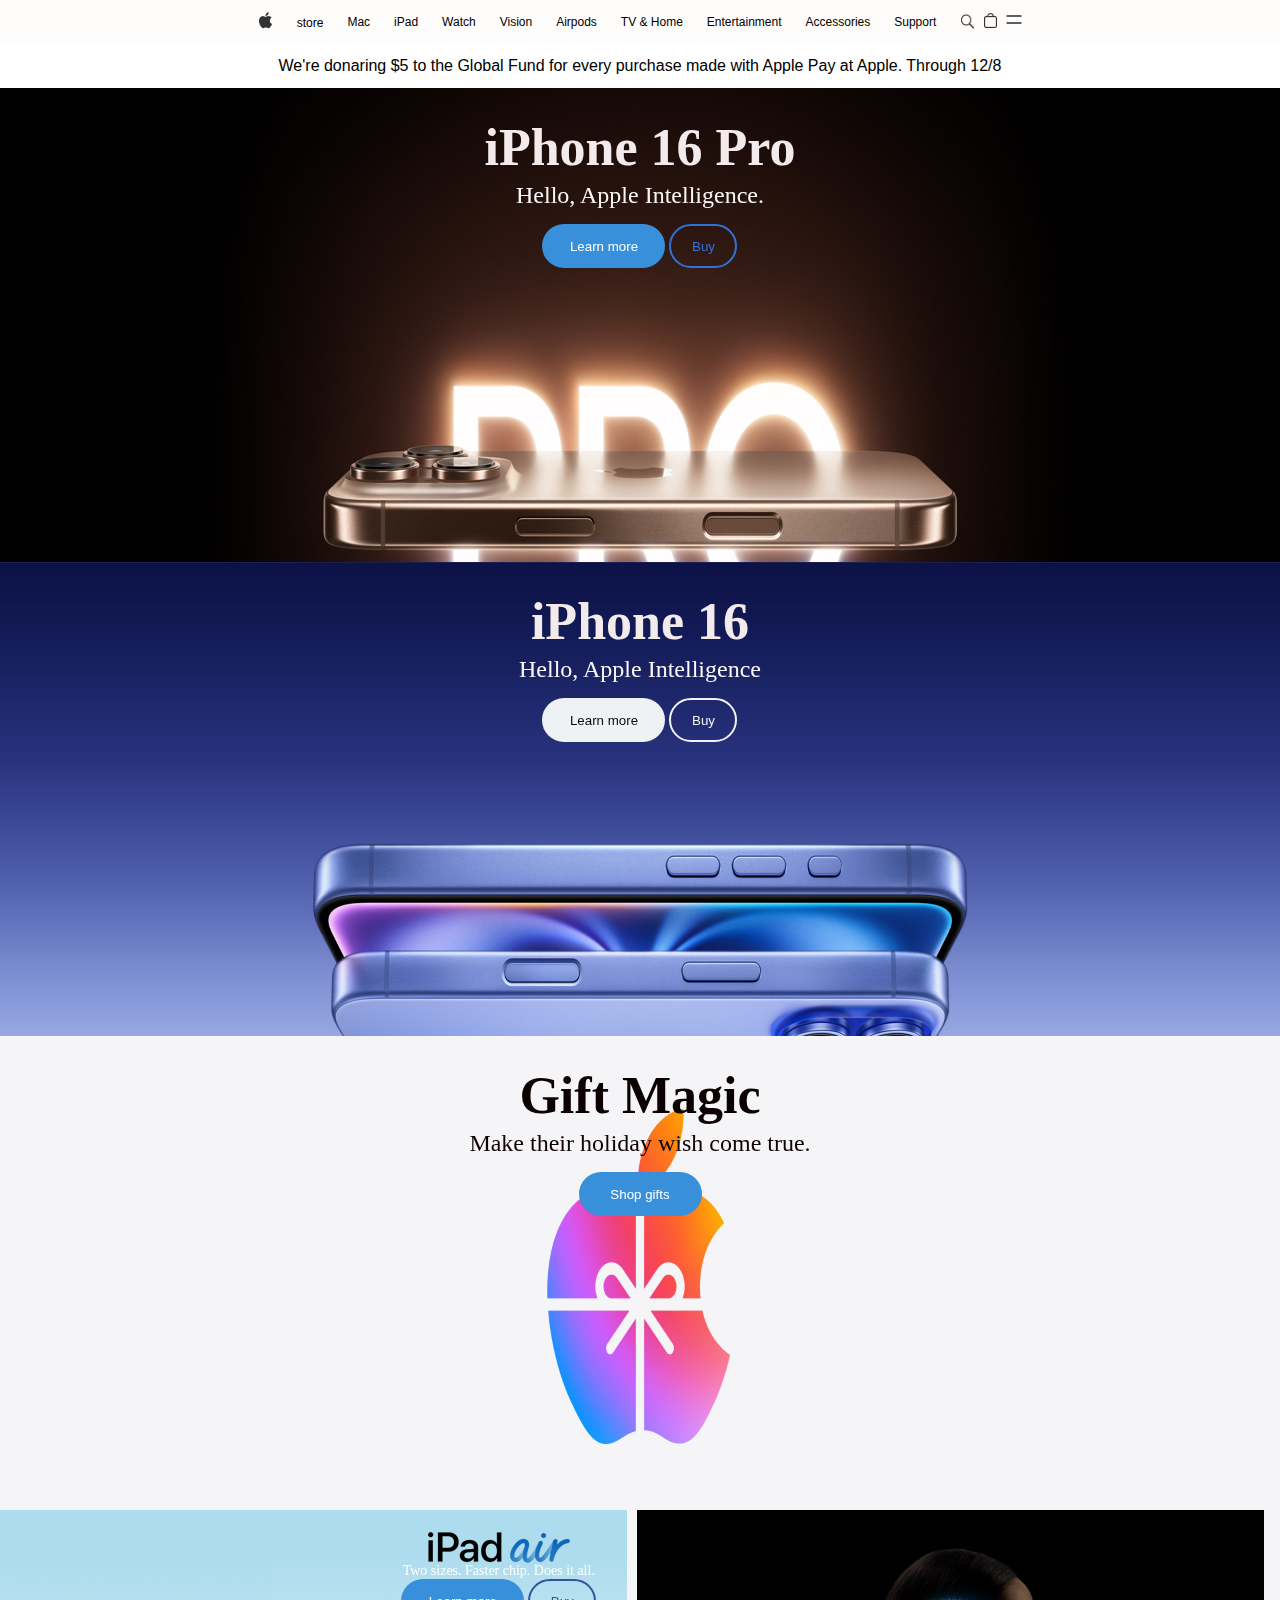
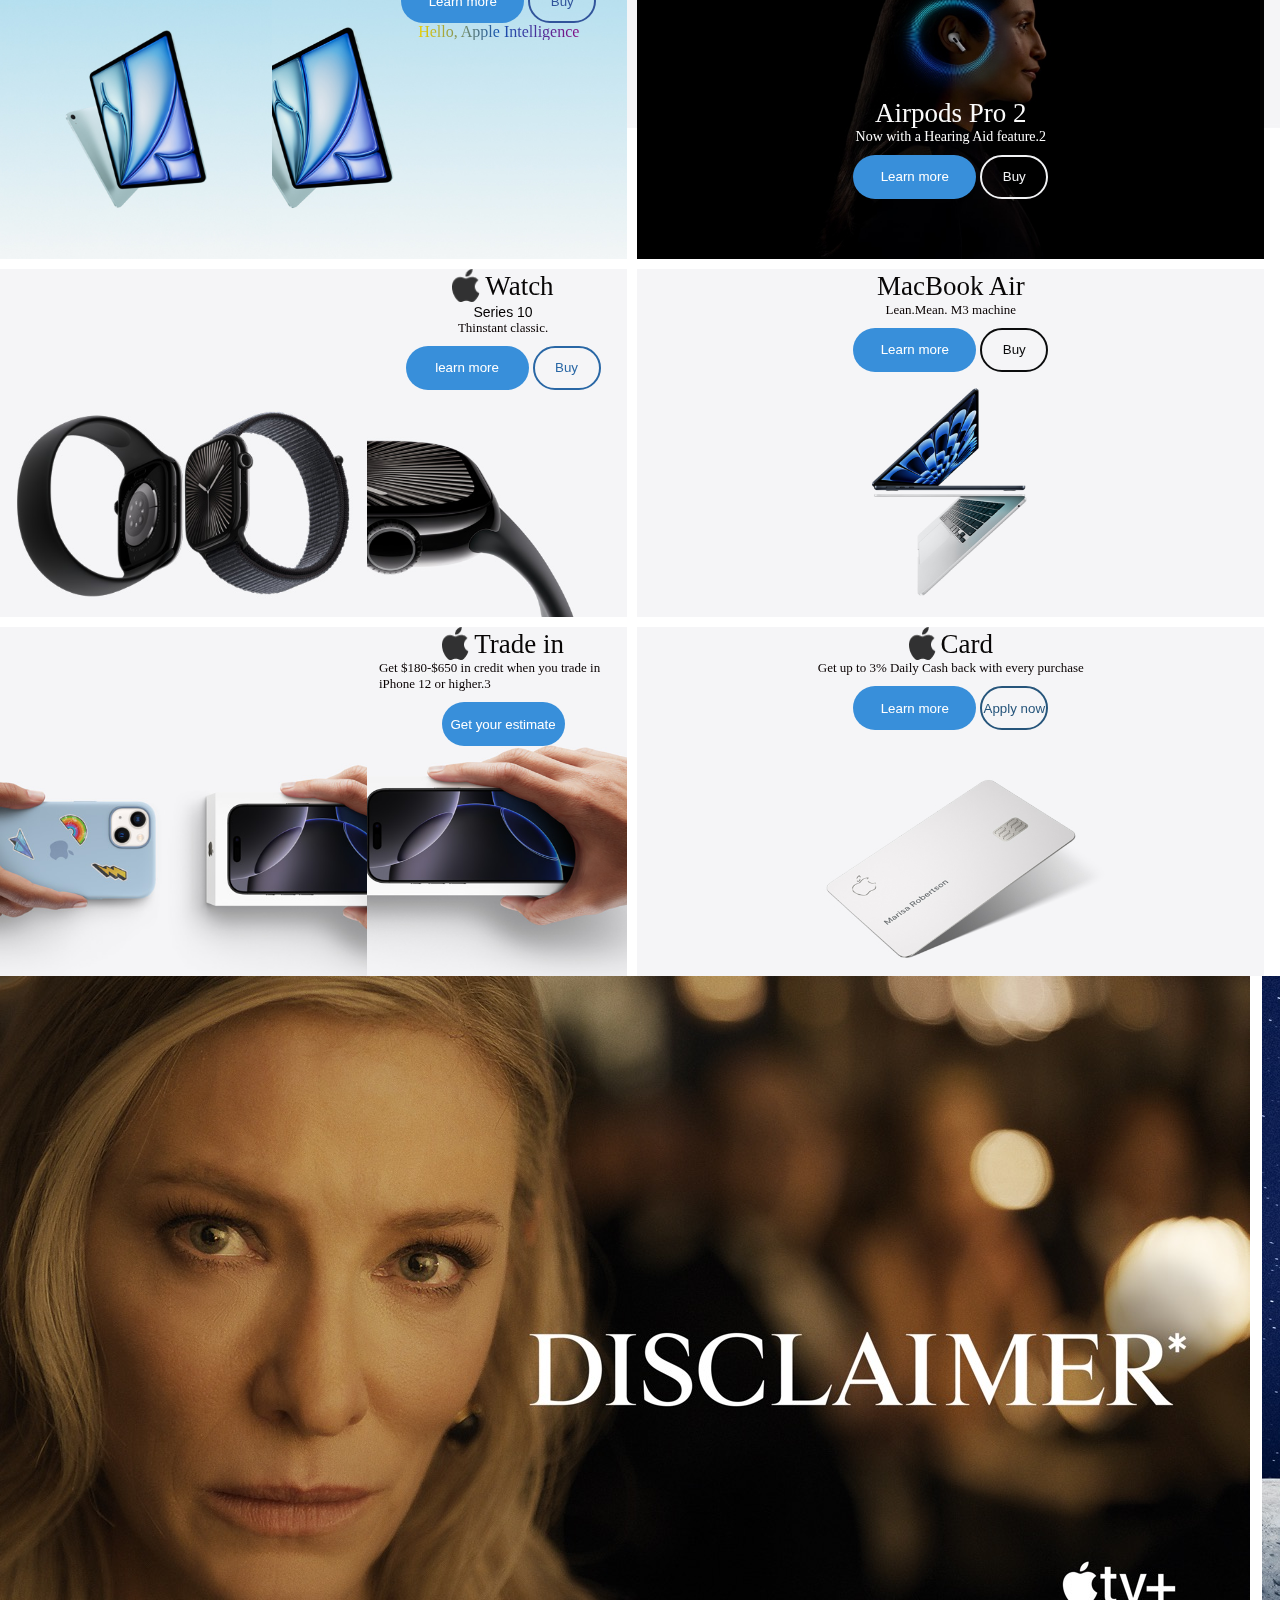
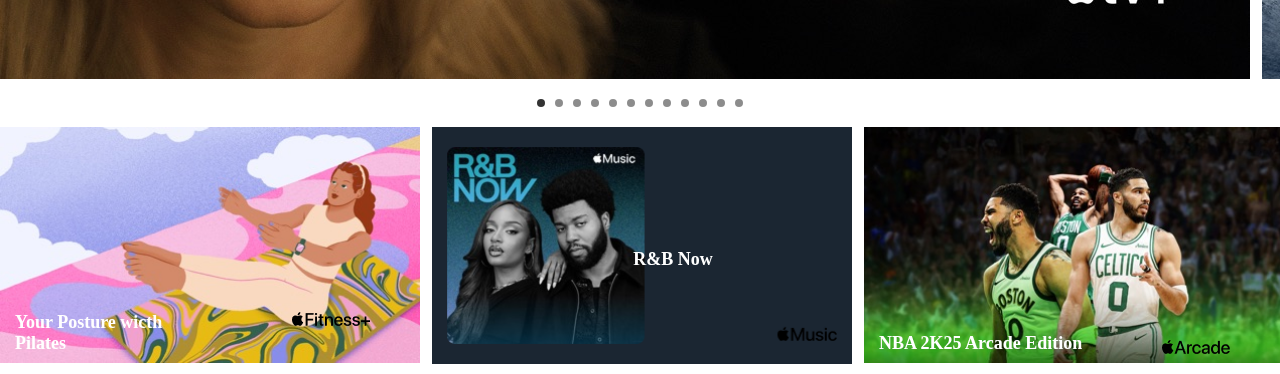
<file: index.html>
<!DOCTYPE html>
<html lang="en">
  <head>
    <meta charset="UTF-8" />
    <meta name="viewport" content="width=device-width, initial-scale=1.0" />
    <title>apple</title>
    <style></style>
    <link rel="stylesheet" href="apple.css" />
  </head>
  <body>
    <div class="navbar">
      <img src="SVG.png" alt="apple" style="width: 15px; align-items: center" />
      <a href="store.html">
        <button class="navbar-button">store</button>
      </a>

      <button class="navbar-button">Mac</button>
      <button class="navbar-button">iPad</button>
      <button class="navbar-button">Watch</button>
      <button class="navbar-button">Vision</button>
      <button class="navbar-button">Airpods</button>
      <button class="navbar-button">TV & Home</button>
      <button class="navbar-button">Entertainment</button>
      <button class="navbar-button">Accessories</button>
      <button class="navbar-button">Support</button>
      <div class="nav-global">
        <img src="SVG (1).png" alt="search" style="width: 15px" />
        <img src="Button - Shopping Bag.png" alt="button" />
        <div class="nav-global1">
          <img src="zuraas.png" alt="button" />
          <img src="zuraas.png" alt="button" />
        </div>
      </div>
    </div>

    <div class="navbar1">
      <button class="navbar-text">
        We're donaring $5 to the Global Fund for every purchase made with Apple
        Pay at Apple. Through 12/8
      </button>
    </div>

    <div class="Hero">
      <img
        src="Background.png"
        alt="16 pro"
        class="Hero-img"
        style="height: 692px"
      />

      <img src="heading1.jpg" alt="hero" class="hero1-img" />
      <!-- <img src="hero1.jpg" alt="storecard" class="hero2-img" />  -->
      <div class="hero-text">
        <p class="text">iPhone 16 Pro</p>
        <p class="text1">Hello, Apple Intelligence.</p>
        <div class="Button">
          <button
            style="
              border: none;
              border-radius: 50px;
              background-color: rgb(56, 143, 218);
              color: white;
              width: 123px;
              height: 44px;
              margin-top: 10px;
            "
          >
            Learn more
          </button>
          <button
            style="
              width: 68px;
              height: 44px;
              background-color: transparent;
              border-radius: 50px;
              color: rgb(50, 114, 216);
              border: 2px solid;
              margin-top: 10px;
            "
          >
            Buy
          </button>
        </div>
      </div>
    </div>
    <div class="Hero">
      <img
        src="Figure (1).png"
        alt="background"
        class="Hero-img"
        style="height: 692px"
      />
      <img src="heading2.jpg" alt="storecard" class="hero1-img" />
      <!-- <img src="hero2.png" alt="storecard" class="hero2-img" /> -->
      <div class="hero-text">
        <p class="text">iPhone 16</p>
        <p class="text1">Hello, Apple Intelligence</p>
        <div class="Button">
          <button
            style="
              border: none;
              border-radius: 50px;
              background-color: rgb(238, 242, 245);
              color: rgb(11, 11, 11);
              width: 123px;
              height: 44px;
              margin-top: 10px;
            "
          >
            Learn more
          </button>
          <button
            style="
              width: 68px;
              height: 44px;
              background-color: transparent;
              border-radius: 50px;
              color: rgb(241, 242, 244);
              border: 2px solid;
              margin-top: 10px;
            "
          >
            Buy
          </button>
        </div>
      </div>
    </div>
    <div class="Hero">
      <img
        src="Figure (2).png"
        alt="background"
        class="Hero-img"
        style="height: 692px"
      />
      <img src="hero3.png" alt="storecard" class="hero1-img" />
      <div class="hero-text">
        <p class="text3">Gift Magic</p>
        <p class="text2">Make their holiday wish come true.</p>
        <div class="Button">
          <button
            style="
              border: none;
              border-radius: 50px;
              background-color: rgb(56, 143, 218);
              color: white;
              width: 123px;
              height: 44px;
              margin-top: 10px;
            "
          >
            Shop gifts
          </button>
        </div>
      </div>
    </div>
    <div class="heading">
      <div class="heading-photo">
        <div class="heading-photo2">
          <img class="heading-photo5" src="Figure (3).png" alt="asd" />
          <img src="heading8.png" alt="storecard" class="heading-photo7" />
          <div
            style="
              display: flex;
              flex-direction: column;
              width: 100%;
              align-items: center;
            "
          >
            <div
              style="display: flex; flex-direction: column; align-items: center"
            >
              <img src="Heading 3.png" alt="asd" style="margin-top: 20px" />
              <p class="text7">Two sizes. Faster chip. Does it all.</p>
              <div class="Button">
                <button
                  style="
                    border: none;
                    border-radius: 50px;
                    background-color: rgb(56, 143, 218);
                    color: white;
                    width: 123px;
                    height: 44px;
                  "
                >
                  Learn more
                </button>
                <button
                  style="
                    width: 68px;
                    height: 44px;
                    background-color: transparent;
                    border-radius: 50px;
                    color: rgb(49, 84, 155);
                    border: 2px solid;
                  "
                >
                  Buy
                </button>
              </div>
            </div>

            <p>
              <span
                style="
                  background: linear-gradient(
                    90deg,
                    rgba(237, 209, 0, 1) 0%,
                    rgb(20, 82, 175) 50%,
                    rgb(133, 13, 131) 100%
                  );
                  -webkit-background-clip: text;
                  -webkit-text-fill-color: transparent;
                  justify-content: end;
                "
                >Hello, Apple Intelligence</span
              >
            </p>
          </div>
        </div>

        <div class="heading-photo1">
          <img class="heading-photo3" src="Figure (4).png" alt="background" />
          <img src="heading3.jpg" alt="storecard" class="heading-photo4" />
          <div
            style="
              display: flex;
              flex-direction: column;
              width: 100%;
              align-items: center;
              justify-content: end;
              margin-bottom: 60px;
            "
          >
            <p class="text8">Airpods Pro 2</p>
            <p class="text7">Now with a Hearing Aid feature.2</p>
            <div class="Button">
              <button
                style="
                  border: none;
                  border-radius: 50px;
                  background-color: rgb(56, 143, 218);
                  color: white;
                  width: 123px;
                  height: 44px;
                  margin-top: 10px;
                "
              >
                Learn more
              </button>
              <button
                style="
                  width: 68px;
                  height: 44px;
                  background-color: transparent;
                  border-radius: 50px;
                  color: rgb(241, 242, 244);
                  border-color: rgb(91, 151, 235);
                  border: 2px solid;
                  margin-top: 10px;
                "
              >
                Buy
              </button>
            </div>
          </div>
        </div>
      </div>
      <div class="heading8">
        <div class="heading-photo2">
          <img src="Figure (5).png" alt="background" class="heading-photo5" />
          <img src="heading4.jpg" alt="storecard" class="heading-photo7" />
          <div
            style="
              align-items: center;
              display: flex;
              flex-direction: column;
              width: 100%;
            "
          >
            <div class="text-logo">
              <img
                src="Vector (1).png"
                alt="logo"
                style="flex-direction: column"
              />
              <p class="text9">Watch</p>
            </div>

            <p class="text10">Series 10</p>
            <p class="text11">Thinstant classic.</p>
            <div class="Button">
              <button
                style="
                  border: none;
                  border-radius: 50px;
                  background-color: rgb(56, 143, 218);
                  color: white;
                  width: 123px;
                  height: 44px;
                  margin-top: 10px;
                "
              >
                learn more
              </button>
              <button
                style="
                  width: 68px;
                  height: 44px;
                  background-color: transparent;
                  border-radius: 50px;
                  color: rgb(41, 103, 165);
                  border: 2px solid;
                  margin-top: 10px;
                "
              >
                Buy
              </button>
            </div>
          </div>
        </div>

        <div class="heading-photo1">
          <img class="heading-photo5" src="Figure (6).png" alt="background" />
          <img src="heading5.jpg" alt="storecard" class="heading-photo6" />
          <div
            style="
              align-items: center;
              display: flex;
              flex-direction: column;
              width: 100%;
            "
          >
            <div
              style="display: flex; flex-direction: column; align-items: center"
            >
              <p class="text9">MacBook Air</p>
              <p class="text11">Lean.Mean. M3 machine</p>
              <div class="Button">
                <button
                  style="
                    border: none;
                    border-radius: 50px;
                    background-color: rgb(56, 143, 218);
                    color: white;
                    width: 123px;
                    height: 44px;
                    margin-top: 10px;
                  "
                >
                  Learn more
                </button>
                <button
                  style="
                    width: 68px;
                    height: 44px;
                    background-color: transparent;
                    border-radius: 50px;
                    color: rgb(11, 12, 13);
                    border: 2px solid;
                    margin-top: 10px;
                  "
                >
                  Buy
                </button>
              </div>
            </div>
          </div>
        </div>
      </div>
      <div class="heading9">
        <div class="heading-photo2">
          <img src="Figure (7).png" alt="background" class="heading-photo5" />
          <img src="heading6.jpg" alt="storecard" class="heading-photo7" />
          <div
            style="
              align-items: center;
              display: flex;
              flex-direction: column;
              width: 100%;
            "
          >
            <div
              style="display: flex; flex-direction: column; align-items: center"
            >
              <div class="text-logo">
                <img src="Vector (1).png" alt="logo" />
                <p class="text9">Trade in</p>
              </div>

              <p class="text11">
                Get $180-$650 in credit when you trade in iPhone 12 or higher.3
              </p>
              <div class="Button">
                <button
                  style="
                    border: none;
                    border-radius: 50px;
                    background-color: rgb(56, 143, 218);
                    color: white;
                    width: 123px;
                    height: 44px;
                    margin-top: 10px;
                  "
                >
                  Get your estimate
                </button>
              </div>
            </div>
          </div>
        </div>
        <div class="heading-photo1">
          <img src="Figure (8).png" alt="background" class="heading-photo5" />
          <img src="heading7.jpg" alt="storecard" class="heading-photo6" />
          <div class="heading-text">
            <div
              style="display: flex; flex-direction: column; align-items: center"
            >
              <div class="text-logo">
                <img src="Vector (1).png" alt="logo" />
                <p class="text9">Card</p>
              </div>

              <p class="text11">
                Get up to 3% Daily Cash back with every purchase
              </p>
              <div class="Button">
                <button
                  style="
                    border: none;
                    border-radius: 50px;
                    background-color: rgb(56, 143, 218);
                    color: white;
                    width: 123px;
                    height: 44px;
                    margin-top: 10px;
                  "
                >
                  Learn more
                </button>
                <button
                  style="
                    width: 68px;
                    height: 44px;
                    background-color: transparent;
                    border-radius: 50px;
                    color: rgb(38, 85, 123);
                    border: 2px solid;
                    margin-top: 10px;
                  "
                >
                  Apply now
                </button>
              </div>
            </div>
          </div>
        </div>
      </div>
    </div>
    <div>
      <div class="scrollphoto">
        <img src="scroll.jpg" alt="background" />
        <div class="scroll">
          <img src="scroll1.jpg" alt="background" class="scroll-img" />
          <div
            style="
              display: flex;
              gap: 16px;
              align-items: center;
              font-size: 17px;
            "
          >
            <button
              class="button"
              style="
                background-color: white;
                border: 0;
                width: 133px;
                height: 44px;
                justify-content: center;
              "
            >
              Start now
            </button>
            <p>Comedy · Will they make history…or fake it?</p>
          </div>
        </div>

        <img src="scroll2.jpg" alt="background" />
      </div>
    </div>
    <div>
      <div class="dot-container">
        <div class="dot active-dot"></div>
        <div class="dot"></div>
        <div class="dot"></div>
        <div class="dot"></div>
        <div class="dot"></div>
        <div class="dot"></div>
        <div class="dot"></div>
        <div class="dot"></div>
        <div class="dot"></div>
        <div class="dot"></div>
        <div class="dot"></div>
        <div class="dot"></div>
      </div>
    </div>
    <div>
      <div class="scrollphoto1">
        <div class="scrollphoto1-item">
          <img src="scroll3.jpg" alt="background" class="scroll1-img" />
          <div class="scroll1">
            <div style="display: flex; gap: 50px">
              <p class="scroll-text">Your Posture wicth <br />Pilates</p>
              <div class="logo1">
                <img src="Vector (2).png" alt="fitness" />
              </div>
            </div>
          </div>
        </div>

        <div class="scrollphoto1-item">
          <img src="Background (9).png" alt="background" class="scroll1-img" />
          <div class="scroll2">
            <p class="scroll-text">R&B Now</p>
          </div>
        </div>

        <div class="scrollphoto1-item">
          <img src="scroll4.jpg" alt="background" class="scroll1-img" />
          <div class="scroll1">
            <p class="scroll-text">NBA 2K25 Arcade Edition</p>
            <div class="logo1">
              <img src="Vector (3).png" alt="arcade" />
            </div>
          </div>
        </div>

        <div class="scrollphoto1-item">
          <img src="scroll5.jpg" alt="background" class="scroll1-img" />
          <div class="scroll1">
            <p class="scroll-text">Strength with Kim</p>
            <div class="logo1">
              <img src="Vector (2).png" alt="fitness" />
            </div>
          </div>
        </div>

        <div class="scrollphoto1-item">
          <img src="Background (10).png" alt="background" class="scroll2-img" />
          <div class="scroll1">
            <p class="scroll-text">Strength with Kim</p>
          </div>
        </div>
      </div>
    </div>
  </body>
</html>
</file>
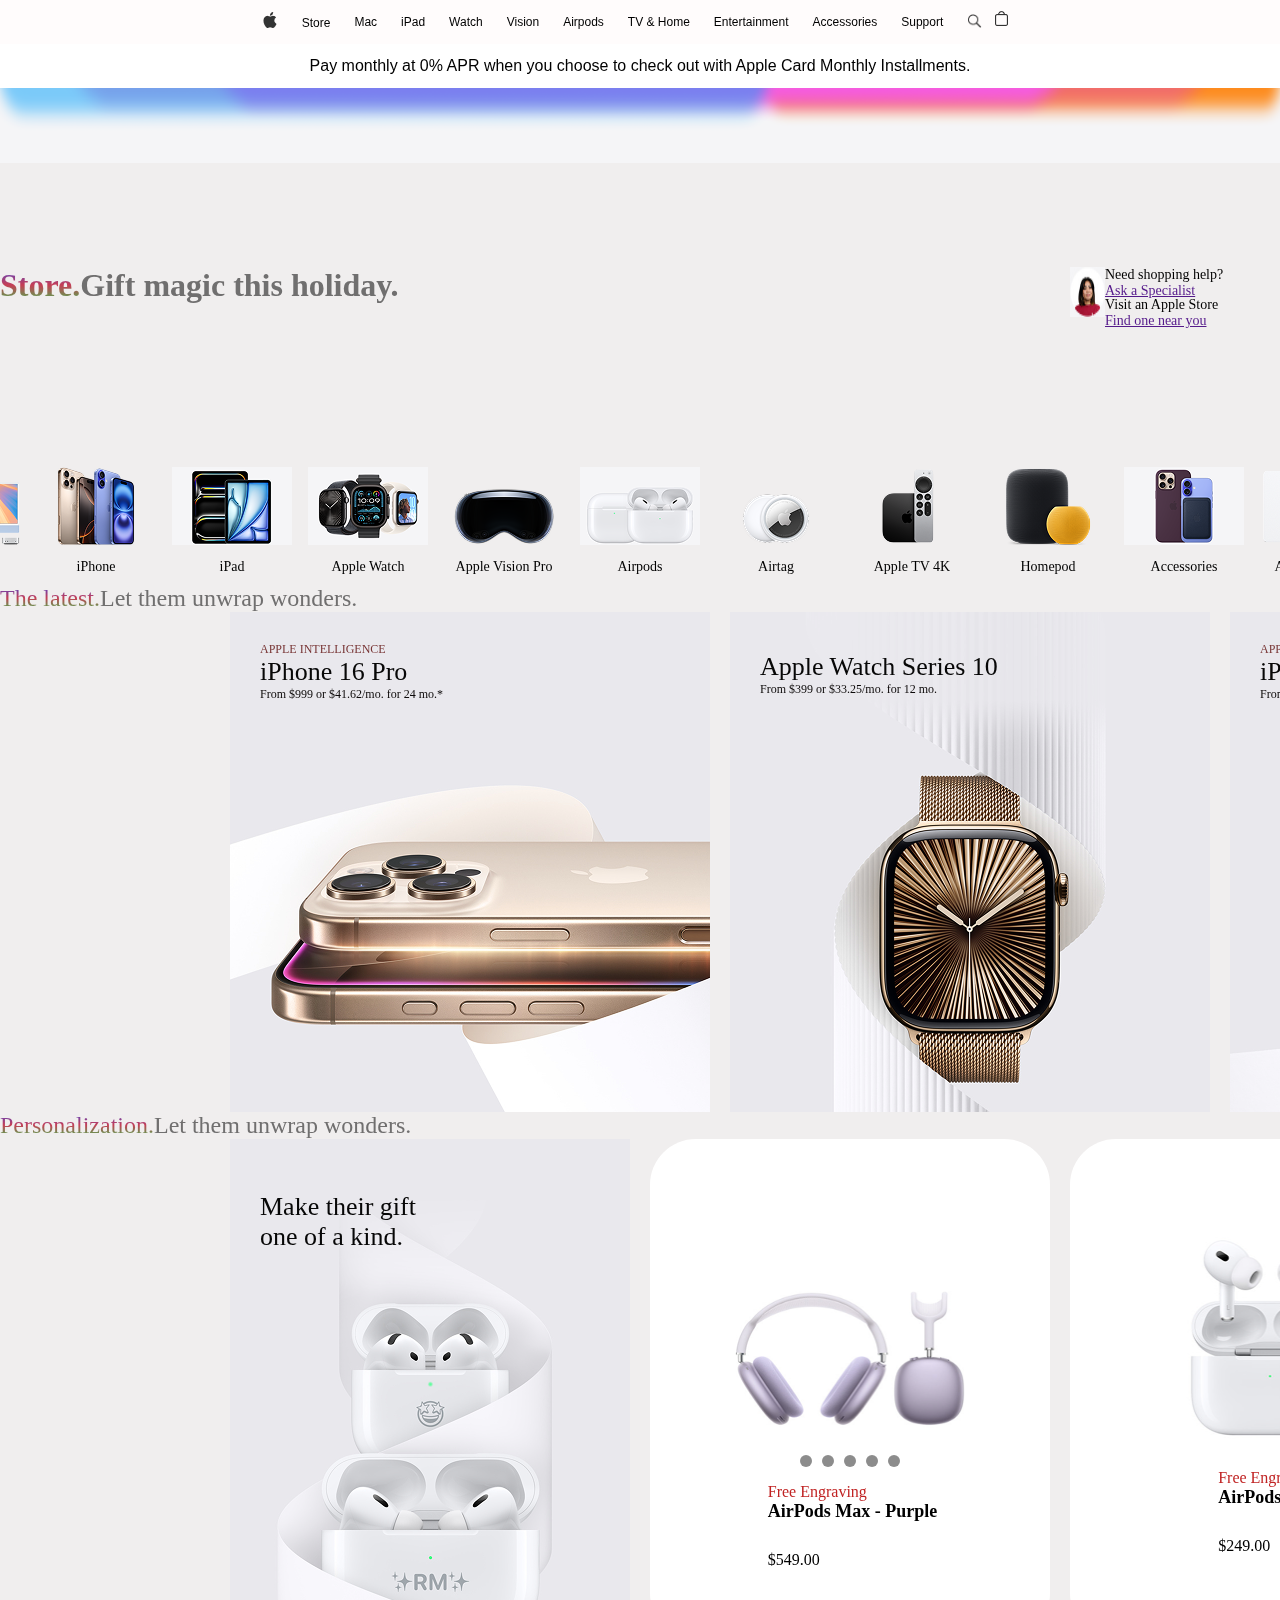
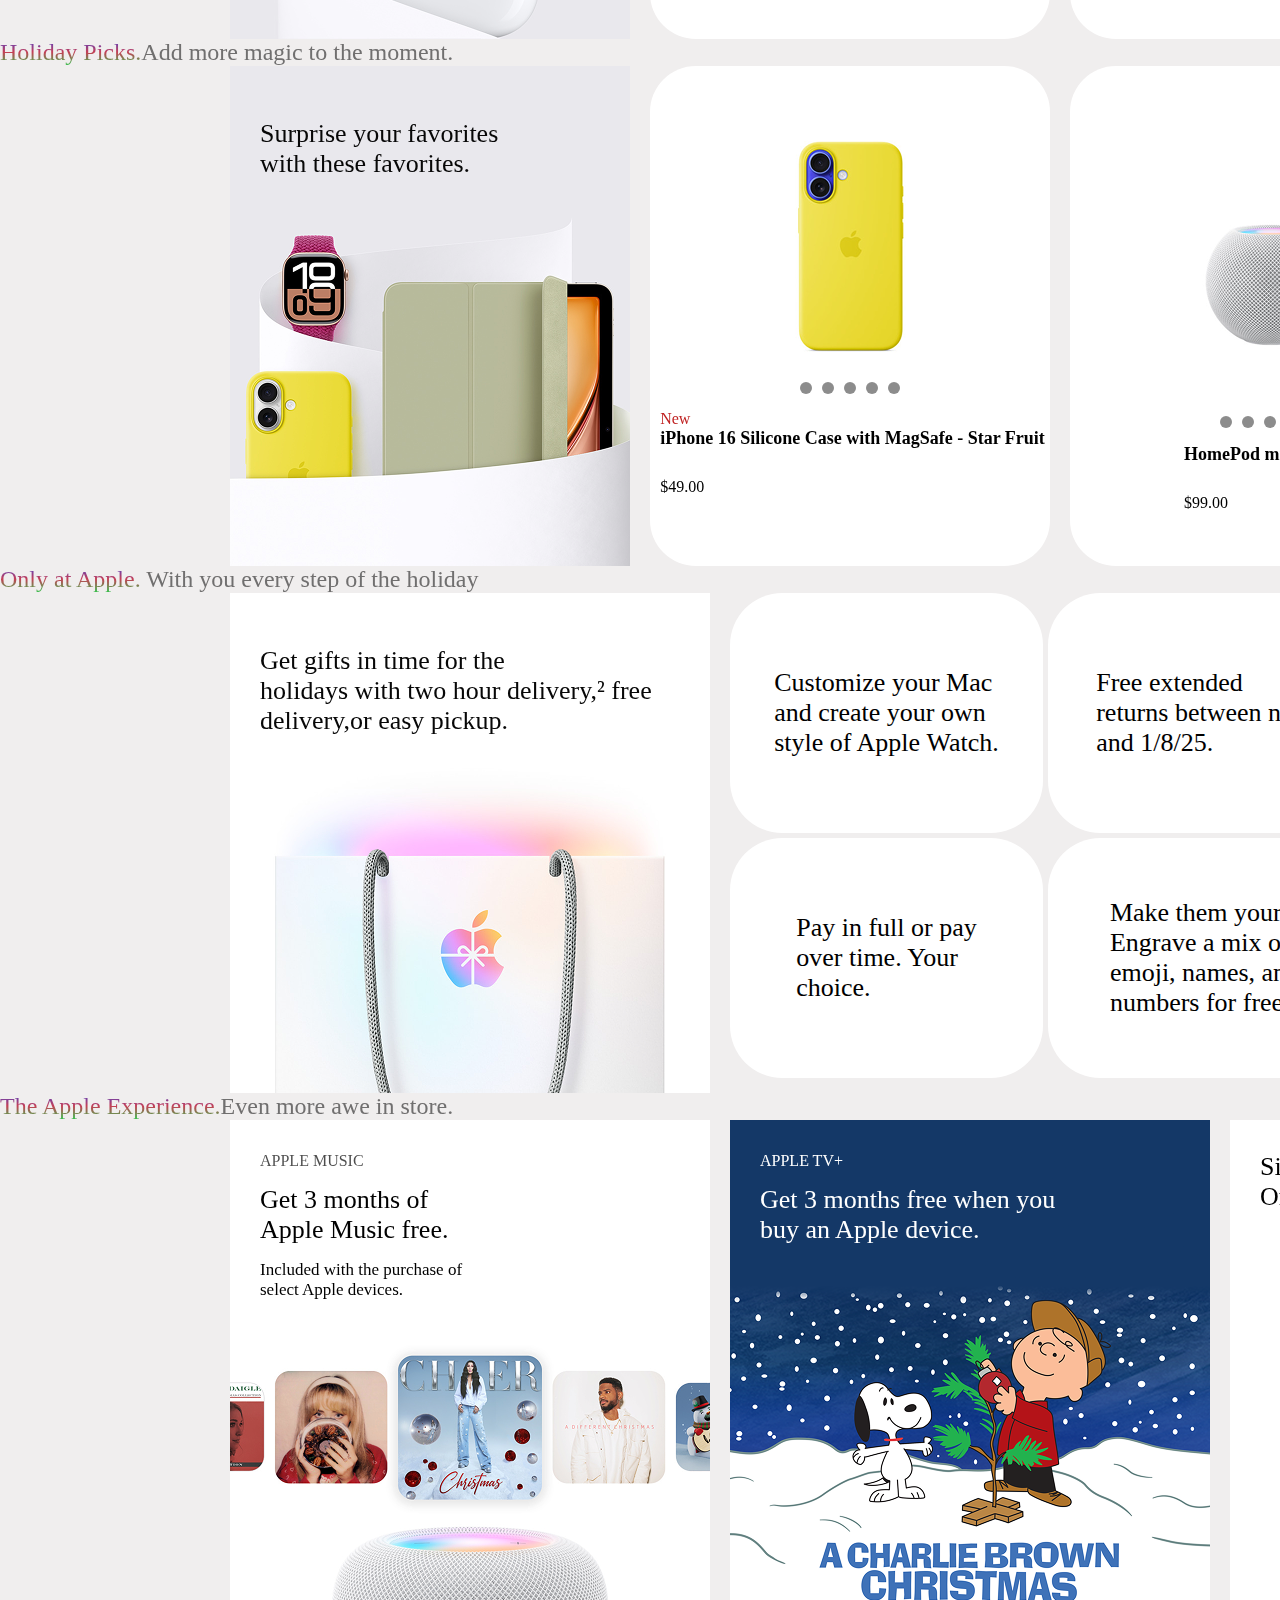
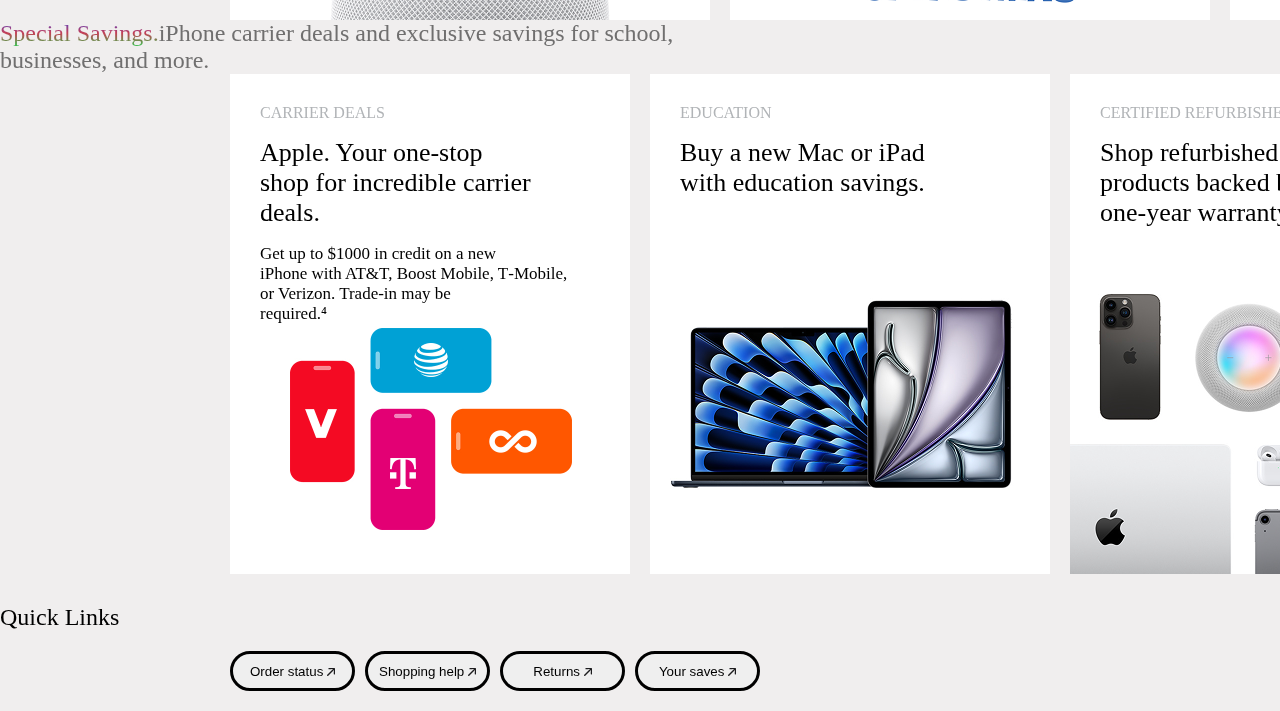
<file: store.html>
<!DOCTYPE html>
<html lang="en">
  <head>
    <meta charset="UTF-8" />
    <meta name="viewport" content="width=device-width, initial-scale=1.0" />
    <title>store</title>

    <link rel="stylesheet" href="store.css" />
  </head>
  <body style="background-color: rgba(222, 219, 219, 0.466)">
    <div>
      <div class="navbar">
        <img
          src="SVG (2).png"
          alt="apple"
          style="width: 15px; align-items: center"
        />
        <a href="store.html">
          <button class="navbar-button">Store</button>
        </a>

        <button class="navbar-button">Mac</button>
        <button class="navbar-button">iPad</button>
        <button class="navbar-button">Watch</button>
        <button class="navbar-button">Vision</button>
        <button class="navbar-button">Airpods</button>
        <button class="navbar-button">TV & Home</button>
        <button class="navbar-button">Entertainment</button>
        <button class="navbar-button">Accessories</button>
        <button class="navbar-button">Support</button>
        <div>
          <img src="SVG (3).png" alt="search" style="width: 15px" />
          <img src="Button - Shopping Bag (1).png" alt="button" />
        </div>
      </div>
      <div class="navbar1">
        <button class="navbar-text">
          Pay monthly at 0% APR when you choose to check out with Apple Card
          Monthly Installments.
        </button>
      </div>
      <img src="Background (16).png" alt="background blur" class="blur" />

      <div class="header">
        <h1>
          <span class="store-gradient">Store.</span>Gift magic this holiday.
        </h1>
        <div class="small-header">
          <img
            src="store-chat-holiday-specialist-icon-202411_AV3.png"
            alt="photo"
            class="profile"
          />
          <div class="space">
            <p class="text">
              Need shopping help?<br /><a href="">Ask a Specialist</a>
            </p>
            <p class="text">
              Visit an Apple Store<br /><a href="">Find one near you</a>
            </p>
          </div>
        </div>
      </div>
      <div class="productlist">
        <div class="listitem">
          <div>
            <img src="apple1.png" alt="apple" />
            <p class="text1">Mac</p>
          </div>
          <div>
            <img src="apple2.png" alt="apple" />
            <p class="text1">iPhone</p>
          </div>
          <div>
            <img src="apple3.png" alt="apple" />
            <p class="text1">iPad</p>
          </div>
          <div>
            <img src="apple4.png" alt="apple" />
            <p class="text1">Apple Watch</p>
          </div>
          <div>
            <img src="apple5.png" alt="apple" />
            <p class="text1">Apple Vision Pro</p>
          </div>
          <div>
            <img src="apple6.png" alt="apple" />
            <p class="text1">Airpods</p>
          </div>
          <div>
            <img src="apple7.png" alt="apple" />
            <p class="text1">Airtag</p>
          </div>
          <div>
            <img src="apple8.png" alt="apple" />
            <p class="text1">Apple TV 4K</p>
          </div>
          <div>
            <img src="apple9.png" alt="apple" />
            <p class="text1">Homepod</p>
          </div>
          <div>
            <img src="apple10.png" alt="apple" />
            <p class="text1">Accessories</p>
          </div>
          <div>
            <img src="apple11.png" alt="apple" />
            <p class="text1">Apple Gift Card</p>
          </div>
        </div>
      </div>
    </div>
    <div>
      <div class="header1">
        <p>
          <span class="store-gradient">The latest.</span>Let them
          unwrap wonders.
        </p>
      </div>
      <div class="storecard">
        <div class="listitem1">
          <img src="storecard1.png" alt="storecard" class="listitem1 img" />
          <div class="store-text">
            <p>APPLE INTELLIGENCE</p>
            <p class="store-text1">iPhone 16 Pro</p>
            <p class="store-text2">From $999 or $41.62/mo. for 24 mo.*</p>
          </div>
        </div>

        <div class="listitem1">
          <img src="storecard2.png" alt="storecard" class="listitem1 img" />
          <div class="store-text">
            <p></p>
            <div style="padding-top: 10px">
              <p class="store-text1">Apple Watch Series 10</p>
              <p class="store-text2">From $399 or $33.25/mo. for 12 mo.</p>
            </div>
          </div>
        </div>
        <div class="listitem1">
          <img src="storecard3.png" alt="storecard" class="listitem1 img" />
          <div class="store-text">
            <p>APPLE INTELLIGENCE</p>
            <p class="store-text1">iPad mini</p>
            <p class="store-text2">From $499 or $41.58/mo. for 12 mo.</p>
          </div>
        </div>
        <div class="listitem1">
          <img src="storecard4.jpg" alt="storecard" class="listitem1 img" />
          <div class="store-text">
            <p>APPLE INTELLIGENCE</p>
            <p class="store-text1">MacBook Pro</p>
            <p class="store-text2">From $1599 or $133.25/mo. for 12 mo.</p>
          </div>
        </div>
      </div>
      <div class="header1">
        <p>
          <span class="store-gradient">Personalization.</span>Let them
          unwrap wonders.
        </p>
      </div>
      <div class="storecard">
        <div class="listitem2">
          <img
            src="items1.png"
            alt="itemcard"
            style="
              position: absolute;
              z-index: -1;
              width: 100%;
              top: 0;
              left: 0;
            "
          />
          <p class="item-text">Make their gift<br />one of a kind.</p>
        </div>
        <div class="listitem3">
          <button class="button"></button>
          <img
            src="items2.png"
            alt="itemcard"
            style="padding-top: 50px; width: 230px; height: 230px"
          />
          <div
            style="
              display: flex;
              justify-content: center;
              align-items: center;
              gap: 10px;
            "
          >
            <div class="dot"></div>
            <div class="dot"></div>
            <div class="dot"></div>
            <div class="dot"></div>
            <div class="dot"></div>
          </div>
          <div
            class="item-text1"
            style="display: flex; justify-content: flex-start"
          >
            <p style="color: rgb(192, 35, 35)">Free Engraving</p>
            <p style="font-size: 18px; font-weight: 700">
              AirPods Max - Purple
            </p>
            <p style="padding-top: 29px; color: black">$549.00</p>
          </div>
        </div>
        <div class="listitem3">
          <button class="button"></button>
          <img
            src="items3.png"
            alt="itemcard"
            style="width: 230px; height: 230px"
          />
          <div
            class="item-text1"
            style="display: flex; justify-content: flex-start"
          >
            <p style="color: rgb(192, 35, 35)">Free Engraving</p>
            <p style="font-size: 18px; font-weight: 700">AirPods Pro 2</p>
            <p style="padding-top: 29px; color: black">$249.00</p>
          </div>
        </div>
        <div class="listitem3">
          <button class="button"></button>
          <img
            src="items5.png"
            alt="itemcard"
            style="width: 230px; height: 230px"
          />
          <div
            class="item-text1"
            style="display: flex; justify-content: flex-start"
          >
            <p style="color: rgb(192, 35, 35)">Free Engraving</p>
            <p style="font-size: 18px; font-weight: 700">
              AirPods 4 with Active Noise Cancellation
            </p>
            <p style="padding-top: 29px; color: black">$179.00</p>
          </div>
        </div>
        <div class="listitem3">
          <button class="button"></button>
          <img
            src="items6.png"
            alt="itemcard"
            style="width: 230px; height: 230px"
          />
          <div
            class="item-text1"
            style="display: flex; justify-content: flex-start"
          >
            <p style="color: rgb(192, 35, 35)">New</p>
            <p style="font-size: 18px; font-weight: 700">Apple Pencil Pro</p>
            <p style="padding-top: 29px; color: black">$49.00</p>
          </div>
        </div>
      </div>
      <div class="header1">
        <p>
          <span class="store-gradient">Holiday Picks.</span>Add more magic to
          the moment.
        </p>
      </div>
      <div class="storecard">
        <div class="listitem2">
          <img
            src="holidaypick.png"
            alt="storecard"
            style="
              position: absolute;
              z-index: -1;
              width: 100%;
              top: 0;
              left: 0;
            "
          />
          <p class="item-text">
            Surprise your favorites<br />
            with these favorites.
          </p>
        </div>
        <div class="listitem3">
          <button class="button"></button>
          <img src="holidaypick1.png" alt="store" />
          <div
            style="
              display: flex;
              justify-content: center;
              align-items: center;
              gap: 10px;
            "
          >
            <div class="dot"></div>
            <div class="dot"></div>
            <div class="dot"></div>
            <div class="dot"></div>
            <div class="dot"></div>
          </div>
          <div
            class="item-text1"
            style="display: flex; justify-content: flex-start"
          >
            <p style="color: rgb(192, 35, 35)">New</p>
            <p style="color: black; font-size: 18px; font-weight: 700">
              iPhone 16 Silicone Case with MagSafe - Star Fruit
            </p>
            <p style="padding-top: 29px; color: black">$49.00</p>
          </div>
        </div>

        <div class="listitem3">
          <button class="button"></button>
          <img
            src="holidaypick2.png"
            alt="storecard"
            style="padding-top: 50px"
          />
          <div
            style="
              display: flex;
              justify-content: center;
              align-items: center;
              gap: 10px;
            "
          >
            <div class="dot"></div>
            <div class="dot"></div>
            <div class="dot"></div>
            <div class="dot"></div>
            <div class="dot"></div>
          </div>
          <div
            class="item-text1"
            style="display: flex; justify-content: flex-start"
          >
            <p style="color: black; font-size: 18px; font-weight: 700">
              HomePod mini - White
            </p>
            <p style="padding-top: 29px; color: black">$99.00</p>
          </div>
        </div>
        <div class="listitem3">
          <button class="button"></button>
          <img
            src="holidaypick3.png"
            alt="storecard"
            style="padding-top: 50px"
          />
          <div
            style="
              display: flex;
              justify-content: center;
              align-items: center;
              gap: 10px;
            "
          >
            <div class="dot"></div>
            <div class="dot"></div>
            <div class="dot"></div>
            <div class="dot"></div>
          </div>
          <div
            class="item-text1"
            style="display: flex; justify-content: flex-start"
          >
            <p style="color: rgb(192, 35, 35)">New</p>
            <p style="color: black; font-size: 18px; font-weight: 700">
              Smart Folio for iPad Air 11 - inch (M2) - Sage
            </p>
            <p style="padding-top: 29px; color: black">$79.00</p>
          </div>
        </div>
        <div class="listitem3">
          <button class="button"></button>
          <img
            src="holidaypick4.png"
            alt="storecard"
            style="padding-top: 50px"
          />
          <div
            style="
              display: flex;
              justify-content: center;
              align-items: center;
              gap: 10px;
            "
          >
            <div class="dot"></div>
            <div class="dot"></div>
            <div class="dot"></div>
          </div>
          <div
            class="item-text1"
            style="display: flex; justify-content: flex-start"
          >
            <p style="color: rgb(192, 35, 35)">New</p>
            <p style="color: black; font-size: 18px; font-weight: 700">
              Beats Solo 4 - On-Ear Wireless Headphones - Slate Blue
            </p>
            <p style="padding-top: 29px; color: black">$79.00</p>
          </div>
        </div>
      </div>
      <div class="header1">
        <p>
          <span class="store-gradient">Only at Apple. </span>With you every step
          of the holiday
        </p>
      </div>
      <div class="storecard">
        <div class="listitem1">
          <img src="onlyapple.png" alt="storecard" />
          <p class="item-text">
            Get gifts in time for the<br />holidays with two hour delivery,²
            free<br />delivery,or easy pickup.
          </p>
        </div>
        <div style="display: flex; flex-direction: row; gap: 5px">
          <div class="listitem4">
            <div class="button1">
              <p style="font-size: 26px">
                Customize your Mac<br />
                and create your own<br />
                style of Apple Watch.
              </p>
            </div>

            <div class="button1">
              <p style="font-size: 26px">
                Pay in full or pay<br />over time. Your<br />choice.
              </p>
            </div>
          </div>
          <div class="listitem4">
            <div class="button1">
              <p style="font-size: 26px">
                Free extended <br />
                returns between now <br />
                and 1/8/25.
              </p>
            </div>

            <div class="button1">
              <p style="font-size: 26px">
                Make them yours.<br />Engrave a mix of <br />emoji, names,
                and<br />numbers for free.
              </p>
            </div>
          </div>
        </div>
        <div class="listitem1">
          <img src="onlyapple1.png" alt="storecard" />
          <div class="apple-text">
            <p style="opacity: 70%">APPLE TRADE IN</p>
            <p style="font-size: 26px">
              Trade in your current<br />device. Get credit toward a<br />new
              one.³
            </p>
          </div>
        </div>
        <div class="listitem1">
          <img src="onlyapple1.png" alt="storecard" />
          <div class="apple-text">
            <p style="opacity: 70%">APPLE TRADE IN</p>
            <p style="font-size: 26px">
              Trade in your current<br />device. Get credit toward a<br />new
              one.³
            </p>
          </div>
        </div>
      </div>
      <div class="header1">
        <p>
          <span class="store-gradient">The Apple Experience.</span>Even more awe
          in store.
        </p>
      </div>
      <div class="storecard">
        <div class="listitem1">
          <img src="theapple.png" alt="storecard" />
          <div class="apple-text">
            <p style="opacity: 70%">APPLE MUSIC</p>

            <p style="font-size: 26px">
              Get 3 months of<br />
              Apple Music free.
            </p>
            <p style="font-size: 17px">
              Included with the purchase of<br />
              select Apple devices.
            </p>
          </div>
        </div>
        <div class="listitem1">
          <img src="theapple1.png" alt="storecard" />
          <div class="apple-text">
            <p style="color: white">APPLE TV+</p>
            <p style="font-size: 26px; color: white">
              Get 3 months free when you<br />buy an Apple device.<a
                href="++"
              ></a>
            </p>
          </div>
        </div>
        <div class="listitem1">
          <img src="theapple2.png" alt="storecard" />
          <div class="apple-text">
            <p style="color: black; font-size: 26px">
              Six Apple services.<br />
              One easy subscription.
            </p>
          </div>
        </div>
        <div class="listitem1">
          <img src="theapple2.png" alt="storecard" />
          <div class="apple-text">
            <p style="color: black; font-size: 26px">
              Six Apple services.<br />
              One easy subscription.
            </p>
          </div>
        </div>
      </div>
      <div class="header1">
        <p>
          <span class="store-gradient">Special Savings.</span>iPhone carrier
          deals and exclusive savings for school,<br />businesses, and more.
        </p>
      </div>
      <div class="storecard">
        <div class="listitem5">
          <img src="specialsaving.jpg" alt="storecard" class="listitem5 img" />
          <p class="listitem5-text">CARRIER DEALS</p>
          <p style="color: black; font-size: 26px; padding-left: 30px">
            Apple. Your one‑stop<br />shop for incredible carrier<br />deals.
          </p>
          <p style="font-size: 17px; padding-left: 30px">
            Get up to $1000 in credit on a new<br />iPhone with AT&T,
            Boost Mobile, T‑Mobile,<br />or Verizon. Trade‑in may be<br />required.⁴
          </p>
        </div>
        <div class="listitem5">
          <img src="specialsaving1.png" alt="storecard" class="listitem5 img" />
          <p class="listitem5-text">EDUCATION</p>
          <p style="color: black; font-size: 26px; padding-left: 30px">
            Buy a new Mac or iPad <br />with education savings.
          </p>
        </div>
        <div class="listitem5">
          <img src="specialsaving2.png" alt="storecard" class="listitem5 img" />
          <p class="listitem5-text">CERTIFIED REFURBISHED</p>
          <p style="color: black; font-size: 26px; padding-left: 30px">
            Shop refurbished Apple<br />products backed by a<br />one‑year
            warranty.
          </p>
        </div>
        <div class="listitem5">
          <img src="specialsaving3.png" alt="storecard" class="listitem5 img" />
          <p class="listitem5-text">BUSSINESS</p>
          <p
            style="
              color: rgb(255, 253, 253);
              font-size: 26px;
              padding-left: 30px;
            "
          >
            From enterprise to <br />small business, we’ll <br />work with you.
          </p>
        </div>
        <div class="listitem5">
          <img src="specialsaving3.png" alt="storecard" class="listitem5 img" />
          <p class="listitem5-text">BUSSINESS</p>
          <p
            style="
              color: rgb(255, 253, 253);
              font-size: 26px;
              padding-left: 30px;
            "
          >
            From enterprise to <br />small business, we’ll <br />work with you.
          </p>
        </div>
      </div>
      <div class="header1">
        <p style="color: black; padding-top: 30px">Quick Links</p>
      </div>
      <div class="button-item">
        <button class="buttonlast">
          Order status <img src="Vector (4).png" alt="Vector" />
        </button>
        <button class="buttonlast">
          Shopping help <img src="Vector (4).png" alt="Vector" />
        </button>
        <button class="buttonlast">
          Returns <img src="Vector (4).png" alt="Vector" />
        </button>
        <button class="buttonlast">
          Your saves <img src="Vector (4).png" alt="Vector" />
        </button>
      </div>
    </div>
  </body>
</html>
</file>
<file: apple.css>
* {
  margin: 0px;
  padding: 0px;
  box-sizing: border-box;
}
.navbar-button {
  color: black;
  font-size: 12px;
  background-color: transparent;
  border: 0;
}
.navbar-text {
  color: black;
  font-size: 16px;
  background-color: transparent;
  border: 0;
}
.navbar {
  display: flex;
  align-items: center;
  justify-content: center;
  height: 44px;
  gap: 24px;
  background-color: #fffcfc;
  width: 100vw;
}
.navbar1 {
  display: flex;
  justify-content: center;
  height: 44px;
  gap: 4px;
  background-color: white;
  flex-direction: column;
}
.Hero-img {
  position: absolute;
  z-index: -1;
  width: 100%;
  height: 100%;
}

.text {
  font-size: 52px;
  color: rgb(243, 235, 235);
  font-weight: 600;
}
.text1 {
  font-size: 24px;
  color: rgb(249, 247, 247);
  font-weight: 400;
}
.text2 {
  font-size: 24px;
  color: rgb(16, 2, 2);
  font-weight: 400;
}
.text3 {
  font-size: 52px;
  color: rgb(12, 1, 1);
  font-weight: 600;
}
.text7 {
  font-size: 14px;
  color: rgb(254, 254, 254);
  justify-content: center;
  align-items: center;
}

.text8 {
  font-size: 27px;
  color: rgb(250, 250, 250);
  margin-top: 2px;
  justify-content: center;
  align-items: center;
}
.text9 {
  font-size: 27px;
  color: rgb(8, 6, 6);
  margin-top: 2px;
  justify-content: center;
  align-items: center;
  flex-direction: row;
}
.text10 {
  font-size: 14px;
  color: rgb(3, 0, 0);
  margin-top: 2px;
  justify-content: center;
  align-items: center;
  font-family: "Gill Sans", "Gill Sans MT", Calibri, "Trebuchet MS", sans-serif;
}
.text11 {
  font-size: 13px;
  color: rgb(8, 1, 1);
}
.Hero {
  display: flex;
  flex-direction: column;
  align-items: center;
  width: 100%;
  aspect-ratio: 2.7;
  gap: 15px;
  overflow: hidden;
}

.button {
  border-radius: 50px;
  gap: 16px;
  align-items: center;
  flex-direction: row;
  display: flex;
}
.logo {
  width: 20;
  height: 25;
  flex-direction: row;
}

.scrollphoto {
  width: 100vw;
  gap: 12px;
  overflow-x: scroll;
  display: flex;
}
.scrollphoto1 {
  width: 100vw;
  gap: 12px;
  overflow-x: scroll;
  display: flex;
}
.scroll {
  flex-shrink: 0;
  width: 1250px;
  position: relative;
  display: flex;
  flex-direction: column;
  align-items: start;
  justify-content: end;
  padding-left: 78px;
  padding-bottom: 50px;
}
.scroll-img {
  position: absolute;
  z-index: -1;
  top: 0;
  left: 0;
  height: 100%;
}
.scroll1 {
  flex-shrink: 0;
  width: 420px;
  position: relative;
  display: flex;
  aspect-ratio: 1.7;
  justify-content: flex-start;
  align-items: flex-end;
  padding-left: 15px;
  padding-bottom: 20px;
}
.scroll2 {
  flex-shrink: 0;
  width: 420px;
  position: relative;
  display: flex;
  aspect-ratio: 1.7;
  justify-content: center;
  align-items: center;
  padding-left: 62px;
  padding-top: 18px;
  padding-left: 62px;
}
.scroll1-img {
  position: absolute;
  z-index: -1;
  left: 0;
  top: 0;
  width: 100%;
}
.scroll2-img {
  position: absolute;
  z-index: -1;
  left: 0;
  top: 0;
  width: 100%;

  height: 236px;
}
.logo1 {
  display: flex;
  position: relative;
  aspect-ratio: 1.7;
  justify-content: flex-start;
  align-items: flex-end;
  width: 77px;
  height: 14px;
  padding-left: 80px;
  flex-shrink: 0;
}
.dot-container {
  width: 100vw;
  display: flex;
  justify-content: center;
  gap: 10px;
  margin: 20px 0px;
}
.dot {
  width: 8px;
  height: 8px;
  border-radius: 100%;
  background-color: black;
  opacity: 0.45;
}
.active-dot {
  opacity: 0.8;
}
.heading-photo {
  display: flex;
  gap: 10px;
  flex-wrap: nowrap;
  width: 100vw;
}
.heading8 {
  display: flex;
  gap: 10px;
  flex-wrap: nowrap;
  width: 100vw;
}
.heading9 {
  display: flex;
  gap: 10px;
  flex-wrap: nowrap;
  width: 100vw;
}
.heading {
  display: flex;
  flex-wrap: wrap;
  gap: 10px;
}

.heading-photo1 {
  display: flex;
  justify-content: flex-end;
  flex-wrap: nowrap;
  width: 49%;
  position: relative;
  aspect-ratio: 1.8;
  gap: 12px;
}
.heading-photo2 {
  display: flex;
  justify-content: flex-start;
  width: 49%;
  position: relative;
  aspect-ratio: 1.8;
  gap: 12px;
}
.scrollphoto1-item {
  position: relative;
}
.scroll-text {
  color: white;
  font-size: 18px;
  font-weight: 600;
}
.hero1-img {
  display: none;
  position: absolute;
  z-index: -1;
}
.hero2-img {
  display: none;
}
.heading-photo3 {
  position: absolute;
  z-index: -1;
  width: 100%;
  height: 100%;
}
.heading-photo4 {
  display: none;
  position: absolute;
  z-index: -1;
}
.heading-photo5 {
  position: absolute;
  z-index: -1;
  width: 100%;
  height: 100%;
}
.heading-photo6 {
  position: absolute;
  z-index: -1;
  display: none;
}
.heading-text {
  align-items: center;
  display: flex;
  flex-direction: column;
  width: 100%;
}
.hero-text {
  padding-top: 30px;
  align-items: center;
  display: flex;
  flex-direction: column;
  gap: 5px;
}
.text-logo {
  display: flex;
  flex-direction: row;
  gap: 5px;
}
.nav-global {
  display: flex;
  flex-direction: row;
}
.nav-global1 {
  display: flex;
  flex-direction: column;
  gap: 5px;
  padding-top: 15px;
}

@media only screen and (max-width: 780px) {
  .navbar-button {
    display: flex;
    display: none;
  }
  .navbar {
    justify-content: space-between;
  }
  .text {
    font-size: 42px;
  }
  .text3 {
    font-size: 42px;
  }
  .Hero {
    height: 650px;
    background-position: center;
    gap: 10px;
  }
  .heading-photo1 {
    width: 380px;
    gap: 10px;
    height: 490px;
    object-fit: fill;
    background-position: center;
  }
  .heading-photo2 {
    width: 380px;
    gap: 10px;
    height: 490px;
    object-fit: fill;
    background-position: center;
  }
  .scrollphoto {
    overflow-y: hidden;
    height: 368px;
  }
  .scroll {
    width: 650px;
  }
  .scroll-text {
    font-size: 14px;
  }
  .logo1 {
    width: 45px;
    height: 10px;
  }
  .scroll2-img {
    width: 417px;
    height: 236px;
  }
  .logo1 {
    width: 45px;
    height: 10px;
  }
}

@media only screen and (max-width: 480px) {
  .navbar-button {
    display: flex;
    display: none;
  }
  .navbar {
    justify-content: space-between;
  }
  .text {
    font-size: 14px;
  }
  .text3 {
    font-size: 14px;
  }
  .Hero {
    height: 500px;
    background-position: center;
    gap: 10px;
    justify-content: end;
  }
  .heading {
    display: flex;
    flex-wrap: wrap;
    gap: 10px;
  }
  .heading-photo3 {
    display: none;
  }
  .heading8 {
    display: flex;
    flex-wrap: wrap;
    gap: 10px;
  }
  .heading-photo {
    display: flex;
    flex-wrap: wrap;
    gap: 10px;
  }
  .heading9 {
    display: flex;
    flex-wrap: wrap;
    gap: 10px;
  }
  .heading-photo1 {
    width: 100%;
    gap: 10px;
    height: 500px;
  }
  .heading-photo2 {
    width: 100%;
    gap: 10px;
    height: 500px;
  }
  .scrollphoto {
    overflow-y: hidden;
  }
  .scroll1-img {
    height: 134px;
    width: 238px;
    gap: 5px;
  }
  .scroll {
    width: 650px;
  }
  .scroll1 {
    width: 240px;
  }
  .scroll2 {
    width: 240px;
  }
  .scroll-text {
    font-size: 12px;
  }
  .logo1 {
    width: 41px;
    height: 9px;
  }
  .Hero-img {
    display: none;
  }
  .hero1-img {
    display: block;
    width: 480px;
    height: 500px;
    object-fit: cover;
    position: absolute;
    z-index: -1;
  }
  .heading-photo4 {
    display: block;
    height: 500px;
    object-fit: cover;
    width: 480px;
  }
  .heading-photo5 {
    display: none;
  }
  .heading-photo6 {
    display: block;
    height: 500px;
    object-fit: cover;
    width: 390px;
  }
  .heading-text {
    justify-content: end;
    padding-bottom: 20px;
  }
  .scroll2-img {
    width: 238px;
    height: 134px;
  }
}
</file>
<file: store.css>
* {
  margin: 0px;
  padding: 0px;
  box-sizing: border-box;
}
.navbar-button {
  color: black;
  font-size: 12px;
  background-color: transparent;
  border: 0;
}
.navbar {
  display: flex;
  align-items: center;
  justify-content: center;
  height: 44px;
  gap: 24px;
  background-color: #fffcfc;
  width: 100vw;
}
.navbar1 {
  display: flex;
  justify-content: center;
  height: 44px;
  gap: 4px;
  background-color: white;
  flex-direction: column;
}
.navbar-text {
  color: black;
  font-size: 16px;
  background-color: transparent;
  border: 0;
}
.header {
  width: 100vw;
  max-width: 1520px;
  margin: auto;
  display: flex;
  font-style: bold;
  justify-content: space-between;
  color: rgb(112, 111, 111);
  flex-direction: row;
  align-items: flex-start;
  padding-top: 100px;
}
.blur {
  width: 100vw;
  height: 75px;
  opacity: 100%;
}
.profile {
  display: flex;
  justify-content: end;
}
.text {
  width: 175px;
  height: 20px;
  font-size: 14px;
  color: black;
}
.small-header {
  display: flex;
}
.store-gradient {
  background: linear-gradient(
    rgb(67, 67, 215) 0%,
    rgb(199, 62, 85) 50%,
    rgb(58, 191, 78) 100%
  );
  -webkit-background-clip: text;
  -webkit-text-fill-color: transparent;
  opacity: 100%;
}
.space {
  flex-direction: column;
  display: flex;
  gap: 10px;
}
.productlist {
  width: 100vw;
  display: flex;
  justify-content: center;
  gap: 12px;
  padding-top: 150px;
}
.listitem {
  display: flex;
  gap: 16px;
  align-items: center;
}
.text1 {
  display: flex;
  justify-content: center;
  font-size: 14px;
  font-weight: 700px;
  color: black;
  padding: 10px;
}
.header1 {
  width: 100vw;
  max-width: 1520px;
  color: rgb(112, 111, 111);
  font-size: 24px;
  margin: auto;
}
.storecard {
  width: 100vw;
  display: flex;
  gap: 20px;
  overflow-x: scroll;
  flex-shrink: 0;
  padding-left: 230px;
}
.listitem1 {
  flex-shrink: 0;
  display: flex;
  gap: 16px;
  position: relative;
  height: 500px;
  width: 480px;
}
.listitem1 img {
  position: absolute;
  z-index: -1;
  width: 100%;
  top: 0;
  left: 0;
}
.store-text {
  position: relative;
  display: flex;
  flex-direction: column;
  justify-content: flex-start;
  font-size: 12px;
  color: rgb(120, 53, 53);
  padding-left: 30px;
  padding-top: 30px;
}
.store-text1 {
  position: relative;
  display: flex;
  font-size: 26px;
  color: rgb(7, 7, 7);
  justify-content: flex-start;
}
.store-text2 {
  position: relative;
  display: flex;
  justify-content: flex-start;
  font-size: 12px;
  color: rgb(12, 9, 9);
}
.listitem2 {
  flex-shrink: 0;
  display: flex;
  gap: 16px;
  position: relative;
  height: 500px;
  width: 400px;
}
.listitem3 {
  flex-shrink: 0;
  display: flex;
  gap: 16px;
  position: relative;
  height: 500px;
  width: 400px;
  justify-content: center;
  align-items: center;
  flex-direction: column;
  display: flex;
}
.button {
  display: flex;
  border: 0;
  border-radius: 5cap;
  background-color: white;
  height: 500px;
  width: 400px;
  position: absolute;
  z-index: -1;
  justify-content: center;
  align-items: center;
  gap: 10px;
}
.item-text {
  position: relative;
  display: flex;
  font-size: 26px;
  color: rgb(7, 7, 7);
  justify-content: flex-start;
  padding-left: 30px;
  padding-top: 53px;
  font-style: bold;
}
.item-text1 {
  position: relative;
  flex-direction: column;
  padding-left: 5px;
}
.dot {
  width: 12px;
  height: 12px;
  border-radius: 100%;
  background-color: black;
  opacity: 0.45;
}
.listitem4 {
  display: flex;
  gap: 5px;
  flex-direction: column;
}
.button1 {
  display: flex;
  border: 0;
  border-radius: 5cap;
  background-color: white;
  height: 240px;
  width: 313px;
  z-index: -1;
  justify-content: center;
  align-items: center;
  gap: 10px;
}
.apple-text {
  position: relative;
  flex-direction: column;
  padding-left: 5px;
  display: flex;
  justify-content: flex-start;
  flex-direction: column;
  padding-left: 30px;
  padding-top: 32px;
  gap: 15px;
}
.listitem5 {
  flex-shrink: 0;
  display: flex;
  gap: 16px;
  position: relative;
  height: 500px;
  width: 300px;
}
.listitem5 {
  flex-shrink: 0;
  display: flex;
  position: relative;
  height: 500px;
  width: 400px;
  display: flex;
  flex-direction: column;
}
.listitem5 img {
  position: absolute;
  z-index: -1;
  width: 100%;
  top: 0;
  left: 0;
}
.listitem5-text {
  color: rgb(177, 180, 183);
  padding-left: 30px;
  padding-top: 30px;
}
.buttonlast {
  border: solid;
  background-color: none;
  width: 125px;
  height: 40px;
  border-radius: 5cap;
}
.button-item {
  padding-top: 20px;
  display: flex;
  max-width: 1520px;
  padding-bottom: 20px;
  gap: 10px;
  padding-left: 230px;
}
@media only screen and (max-width: 780px) {
  .navbar-button {
    display: none;
  }
  .navbar {
    justify-content: space-between;
  }
  .productlist {
    width: 780px;
    overflow-x: scroll;
  }
  .storecard {
    padding-left: 0;
  }
}
@media only screen and (max-width: 480px) {
  .navbar-button {
    display: none;
  }
  .navbar {
    justify-content: space-between;
  }
  .productlist {
    width: 480px;
    overflow-x: scroll;
  }
  .storecard {
    padding-left: 0;
  }
}
</file>
